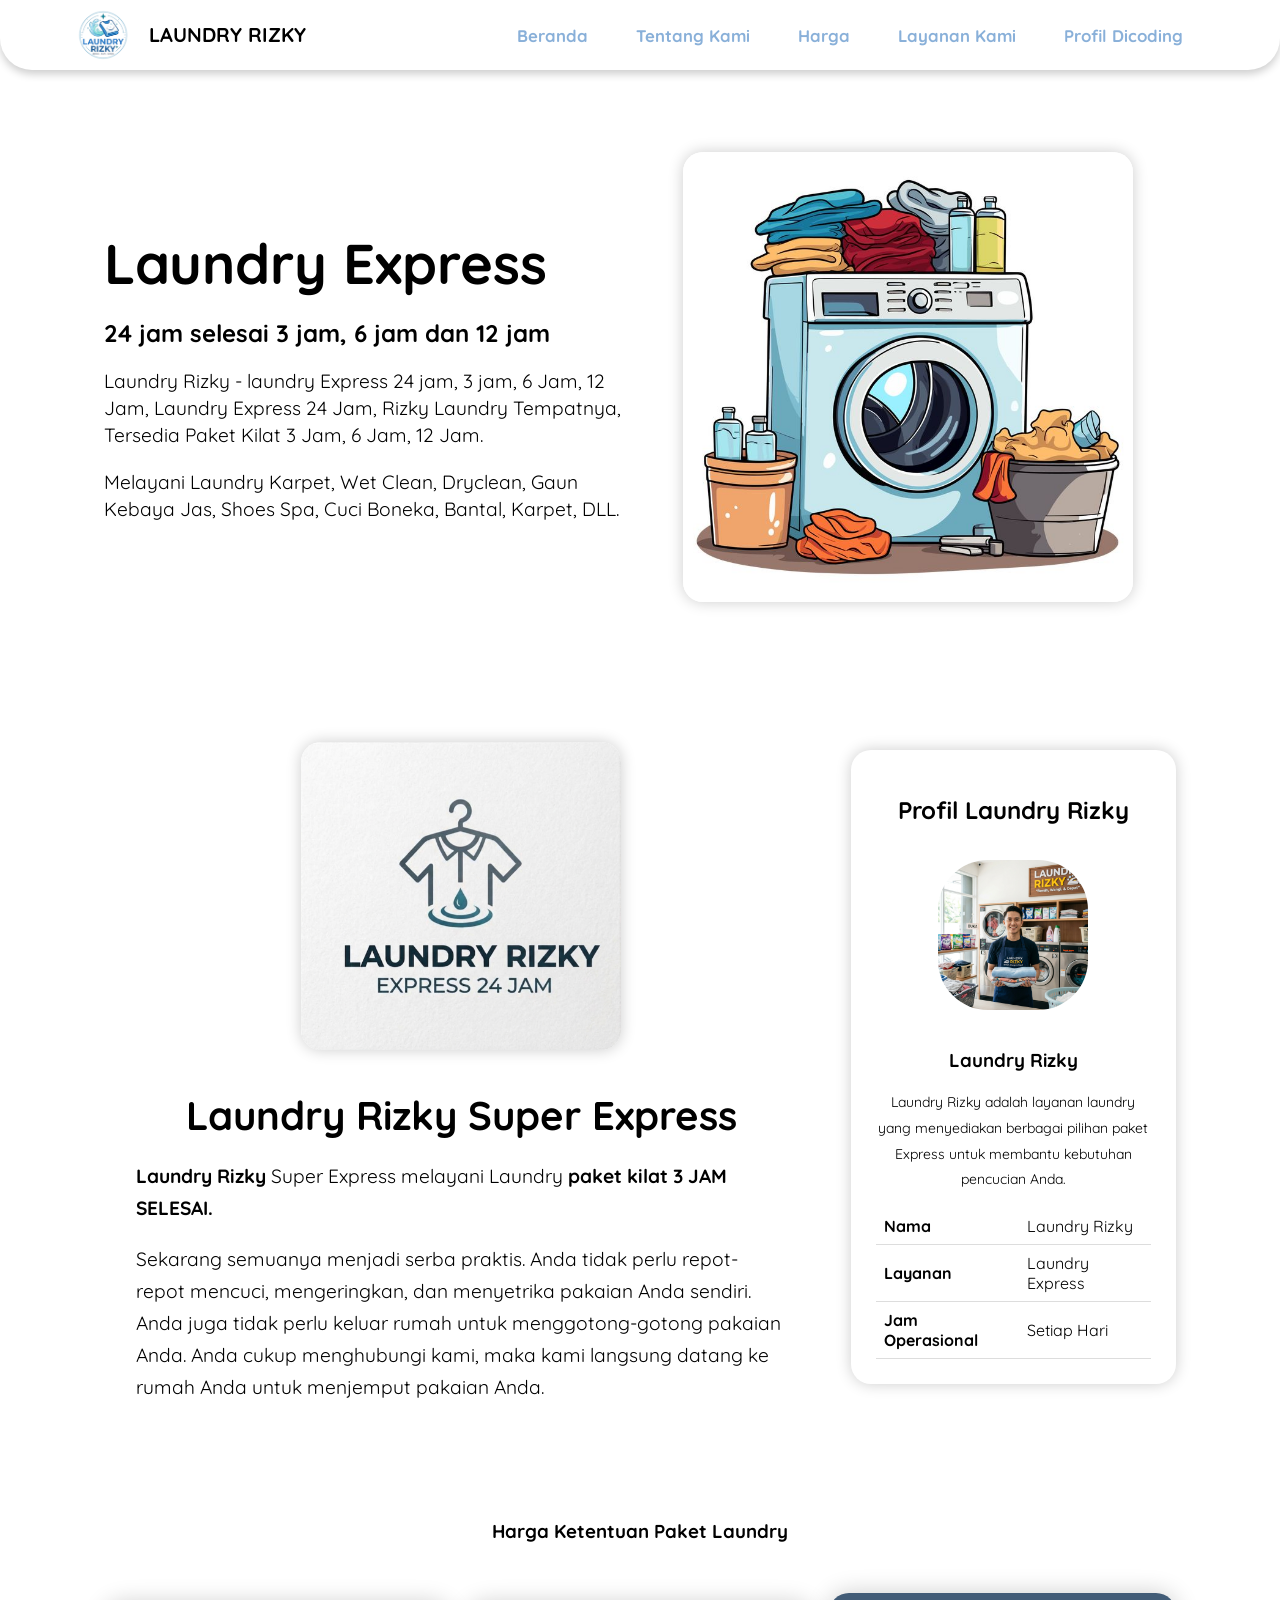
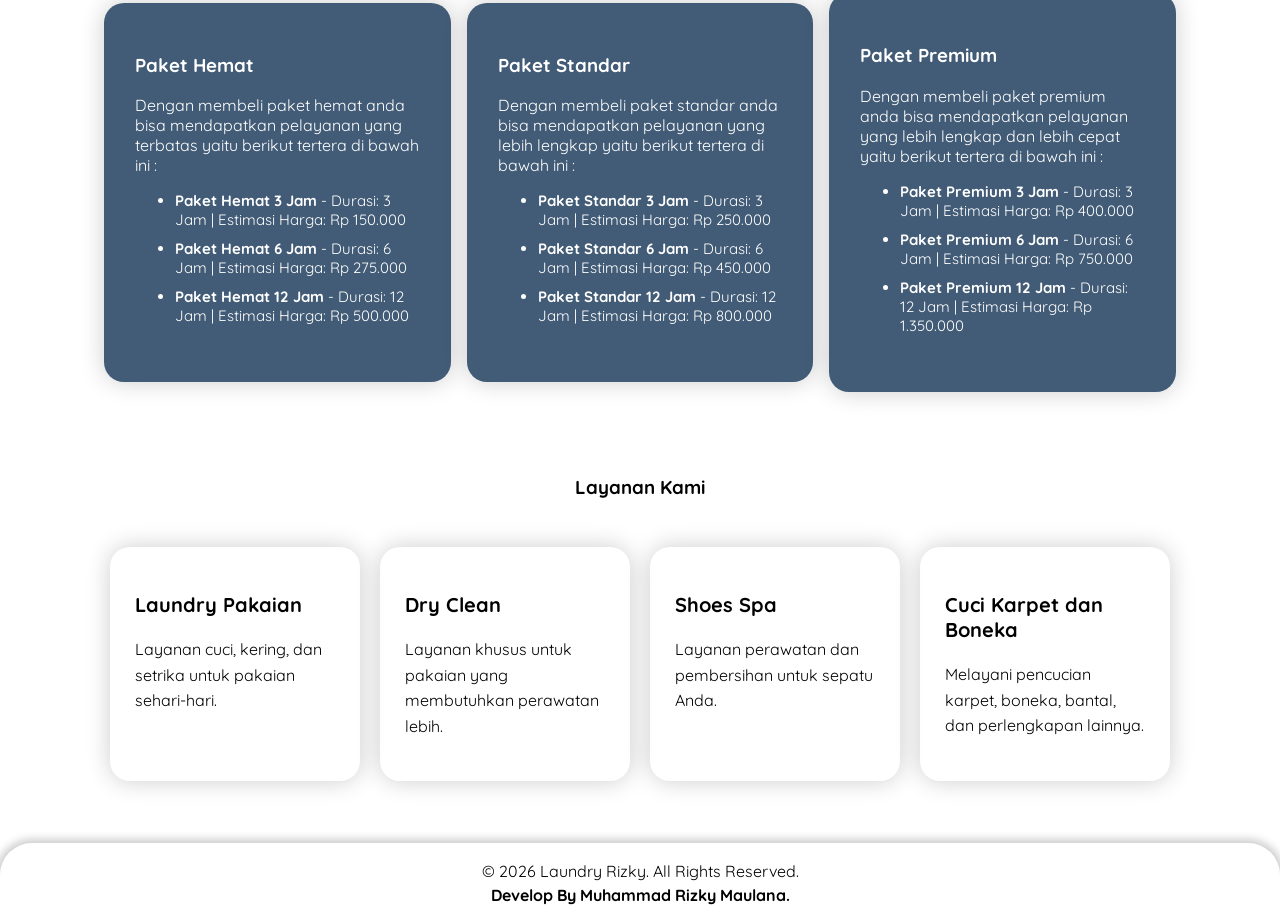
<file: index.html>
<!DOCTYPE html>
<html lang="en">
<head>
    <meta charset="UTF-8">
    <meta name="viewport" content="width=device-width, initial-scale=1.0">
    <title>Website Laundry Rizky</title>
    <link rel="stylesheet" href="style/style.css">

    <!-- Google Fonts -->
    <link rel="preconnect" href="https://fonts.googleapis.com" />
    <link rel="preconnect" href="https://fonts.gstatic.com" crossorigin />
    <link
      href="https://fonts.googleapis.com/css2?family=Quicksand:wght@400;700&display=swap" rel="stylesheet"
    />
</head>
<body>
    <header class="navbar-container">
        <div class="logo">
            <img src="assets/img/laundry-rizky.png" alt="Laundry-rizky">
            <h2>Laundry Rizky</h2>
        </div>
        <nav class="nav-list">
            <ul>
                <li><a href="#beranda">Beranda</a></li>
                <li><a href="#tentang_kami">Tentang Kami</a></li>
                <li><a href="#harga">Harga</a></li>
                <li><a href="#layanan_kami">Layanan Kami</a></li>

                <!-- Link Profil Dicoding -->
                <li><a href="https://www.dicoding.com/users/mrmaulana_275/academies" target="_blank">Profil Dicoding</a></li>
            </ul>
        </nav>
    </header>

    <main>
        <article>
            <section id="beranda">
                <div class="content-beranda">
                    <div class="content-description">
                        <h1 class="title">Laundry Express</h1>
                        <h2>24 jam selesai 3 jam, 6 jam dan 12 jam</h2>
    
                        <p>Laundry Rizky - laundry Express 24 jam, 3 jam, 6 Jam, 12 Jam, Laundry Express 24 Jam, Rizky Laundry Tempatnya, Tersedia Paket Kilat 3 Jam, 6 Jam, 12 Jam.</p>
    
                        <p>Melayani Laundry Karpet, Wet Clean, Dryclean, Gaun Kebaya Jas, Shoes Spa, Cuci Boneka, Bantal, Karpet, DLL.</p>
                    </div>
                        
                    <div class="content-image">
                        <img src="assets/img/washing machine.jpg" alt="Laundry-machine">
                    </div>
                </div>
            </section>
    
            <section id="tentang_kami">
                <div class="tentang-wrapper">
                    <div class="content-tentang">
                        <div class="content-image">
                            <img src="assets/img/banner-rizky.jpg" alt="Laundry-rizky">
                        </div>
        
                        <div class="content-description">
                            <h1 class="title">Laundry Rizky Super Express</h1>
                            <p><b>Laundry Rizky</b> Super Express melayani Laundry <b>paket kilat 3 JAM SELESAI.</b></p>
        
                            <p>
                                Sekarang semuanya menjadi serba praktis. Anda tidak perlu repot-repot mencuci, mengeringkan, dan menyetrika pakaian Anda sendiri. Anda juga tidak perlu keluar rumah untuk menggotong-gotong pakaian Anda. Anda cukup menghubungi kami, maka kami langsung datang ke rumah Anda untuk menjemput pakaian Anda.
                            </p>
                        </div>
                    </div>

                    <aside>
                            <div class="profile">
                                <h2>Profil Laundry Rizky</h2>

                                <img src="assets/img/profil-laundry.jpg" alt="profil-laundry">

                                <h3>Laundry Rizky</h3>
                                <p>Laundry Rizky adalah layanan laundry yang menyediakan berbagai pilihan paket Express untuk membantu kebutuhan pencucian Anda.</p>

                                <table>
                                    <tr>
                                        <th>Nama</th>
                                        <td>Laundry Rizky</td>
                                    </tr>
                                    <tr>
                                        <th>Layanan</th>
                                        <td>Laundry Express</td>
                                    </tr>
                                    <tr>
                                        <th>Jam Operasional</th>
                                        <td>Setiap Hari</td>
                                    </tr>
                                </table>
                            </div>
                    </aside>
                </div>
            </section>
    
            <section id="harga">
                <div class="content-harga">
                    <div class="judul">
                        <h1>Harga Ketentuan Paket Laundry</h1>
                    </div>
                        <div class="section-card">
                            <div class="card-1">
                                <h3>Paket Hemat</h3>
                                <p>Dengan membeli paket hemat anda bisa mendapatkan pelayanan yang terbatas yaitu berikut tertera di bawah ini :</p>
            
                                <div class="opsi-hemat">
                                    <ul>
                                        <!-- List harga -->
                                        <li><strong>Paket Hemat 3 Jam</strong> - Durasi: 3 Jam | Estimasi Harga: Rp 150.000</li>
                                        <li><strong>Paket Hemat 6 Jam</strong> - Durasi: 6 Jam | Estimasi Harga: Rp 275.000</li>
                                        <li><strong>Paket Hemat 12 Jam</strong> - Durasi: 12 Jam | Estimasi Harga: Rp 500.000</li>
                                    </ul>
                                </div>
                            </div>
                            
                            <div class="card-2">
                                <h3>Paket Standar</h3>
                                <p>Dengan membeli paket standar anda bisa mendapatkan pelayanan yang lebih lengkap yaitu berikut tertera di bawah ini :</p>
            
                                <div class="opsi-standar">
                                    <ul>
                                        <!-- List harga -->
                                        <li><strong>Paket Standar 3 Jam</strong> - Durasi: 3 Jam | Estimasi Harga: Rp 250.000</li>
                                        <li><strong>Paket Standar 6 Jam</strong> - Durasi: 6 Jam | Estimasi Harga: Rp 450.000</li>
                                        <li><strong>Paket Standar 12 Jam</strong> - Durasi: 12 Jam | Estimasi Harga: Rp 800.000</li>
                                    </ul>
                                </div>
                            </div>
                            
                            <div class="card-3">
                                <h3>Paket Premium</h3>
                                <p>Dengan membeli paket premium anda bisa mendapatkan pelayanan yang lebih lengkap dan lebih cepat yaitu berikut tertera di bawah ini :</p>
            
                                <div class="opsi-premium">
                                    <ul>
                                        <!-- List harga -->
                                        <li><strong>Paket Premium 3 Jam</strong> - Durasi: 3 Jam | Estimasi Harga: Rp 400.000</li>
                                        <li><strong>Paket Premium 6 Jam</strong> - Durasi: 6 Jam | Estimasi Harga: Rp 750.000</li>
                                        <li><strong>Paket Premium 12 Jam</strong> - Durasi: 12 Jam | Estimasi Harga: Rp 1.350.000</li>
                                    </ul>
                                </div>
                            </div>
                        </div>
                    </div>
            </section>

            <section id="layanan_kami">
                <div class="content-layanan">
                    <div class="judul">
                        <h1>Layanan Kami</h1>
                    </div>

                    <div class="layanan-list">
                        <div class="layanan-item">
                            <h3>Laundry Pakaian</h3>
                            <p>
                                Layanan cuci, kering, dan setrika
                                untuk pakaian sehari-hari.
                            </p>
                        </div>

                        <div class="layanan-item">
                            <h3>Dry Clean</h3>
                            <p>
                                Layanan khusus untuk pakaian yang
                                membutuhkan perawatan lebih.
                            </p>
                        </div>

                        <div class="layanan-item">
                            <h3>Shoes Spa</h3>
                            <p>
                                Layanan perawatan dan pembersihan
                                untuk sepatu Anda.
                            </p>
                        </div>

                        <div class="layanan-item">
                            <h3>Cuci Karpet dan Boneka</h3>
                            <p>
                                Melayani pencucian karpet, boneka,
                                bantal, dan perlengkapan lainnya.
                            </p>
                        </div>
                    </div>
                </div>
            </section>
        </article>
    </main>

    <footer>
        <p>
            &#169; 2026 Laundry Rizky. All Rights Reserved. <br>
            <strong>Develop By Muhammad Rizky Maulana.</strong>
        </p>
    </footer>
</body>
</html>
</file>
<file: style/style.css>
* {
    scroll-behavior: smooth;
    box-sizing: border-box;
}

body {
    margin: 0;
    padding: 0;
    display: flex;
    flex-direction: column;
    font-family: 'Quicksand', sans-serif;
}

header.navbar-container {
    width: 100%;
    height: 70px;
    padding-block: 1rem;
    border-bottom-left-radius: 2rem;
    border-bottom-right-radius: 2rem;
    margin-bottom: 50px;

    display: flex;
    justify-content: space-around;
    align-items: center;
    background-color: transparent;
    box-shadow: 0 4px 8px 0 rgba(0, 0, 0, 0.2);
}

header.navbar-container .logo {
    display: flex;
    gap: 1rem;
}

header.navbar-container .logo h2 {
    font-size: 20px;
    text-transform: uppercase;
    color: black;
}

header.navbar-container .logo img {
    width: 60px;
}

header.navbar-container .nav-list ul {
    display: flex;
    justify-content: center;
}

header.navbar-container .nav-list li {
    list-style-type: none;
}

header.navbar-container .nav-list li a {
    padding: 0.5rem 1.5rem;
    font-weight: 700;
    color: #89b0d9;
    text-decoration: none;
    font-size: 1.05rem;
    border-radius: 999px;
    
    transition: all 0.2s ease-in-out;
}

header.navbar-container .nav-list li:hover a {
    background-color: #425c77;
    text-decoration: underline;
    color: white;
}

main .content-beranda {
    flex: 1;
    width: 100%;
    max-width: 1200px;
    margin-inline: auto;
    padding: 2rem 4rem;

    display: flex;
    align-items: center;
}

main .content-beranda .content-description {
    flex: 1 1;
}

main .content-beranda .content-description .title {
    margin-block: 1rem;
    font-size: 3.5rem;
}

main .content-beranda .content-description p {
    font-size: 1.2rem;
    line-height: 1.7rem;
}

main .content-beranda .content-image {
    display: flex;
    flex: 1;
}

main .content-beranda .content-image img {
    width: 100%;
    max-width: 450px;
    min-width: 250px;
    margin: auto;
    border-radius: 20px;
    box-shadow: 0 0 15px rgba(0, 0, 0, 0.2);
}

main .tentang-wrapper {
    width: 100%;
    max-width: 1200px;
    margin: 30px auto;
    padding: 2rem 4rem;
    
    display: flex;
    align-items: center;
    gap: 2rem;
}

main .tentang-wrapper .content-tentang {
    flex: 2;

    display: flex;
    align-items: center;
    gap: 1.5rem;
}

main .content-tentang {
    width: 100%;
    max-width: 1200px;
    margin-inline: auto;
    padding: 1rem 2rem;
    gap: 2rem 1rem;
    margin-top: 30px;

    display: flex;
    align-items: center;
    flex-direction: column;
}

main .content-tentang .content-description {
    flex: 1 1;
}

main .content-tentang .content-description .title {
    text-align: center;
    margin-block: 1rem;
    font-size: 2.5rem;
}

main .content-tentang .content-description p {
    font-size: 1.2rem;
    line-height: 2rem;
}

main .content-tentang .content-image {
    display: flex;
    flex: 1;
}

main .content-tentang .content-image img {
    width: 320px;
    min-width: 250px;
    margin: auto;
    border-radius: 20px;
    box-shadow: 0 0 15px rgba(0, 0, 0, 0.2);
}

main .tentang-wrapper aside {
    flex: 1;
}

main .tentang-wrapper .profile {
    padding: 25px;
    text-align: center;
    border-radius: 20px;
    box-shadow: 0 0 15px rgba(0, 0, 0, 0.2);
}

main .tentang-wrapper .profile img {
    width: 150px;
    margin: 15px 0;
    border-radius: 50px;
}

main .tentang-wrapper .profile p {
    font-size: 14px;
    line-height: 1.6rem;
}

main .tentang-wrapper .profile table {
    width: 100%;
    margin-top: 15px;

    border-collapse: collapse;
}

main .tentang-wrapper .profile th,
main .tentang-wrapper .profile td {
    padding: 8px;
    border-bottom: 1px solid #ddd;
    text-align: left;
}

main .content-harga {
    width: 100%;
    max-width: 1200px;
    margin: auto;
}

main .content-harga .judul {
    display: flex;
    justify-content: center;
    margin: 30px 0 0 0;
}

main .section-card {
    flex: 1;
    width: 100%;
    max-width: 1200px;
    margin-inline: auto;
    padding: 2rem 4rem;
    gap: 2rem 1rem;

    display: flex;
    align-items: center;
}

main .section-card .card-1,
main .section-card .card-2,
main .section-card .card-3 {
    width: 450px;
    border: 1px solid transparent;
    border-radius: 20px;
    box-shadow: 0 0 25px rgba(0, 0, 0, 0.2);
    padding: 30px;
    background-color: #425c77;
    color: white;
}

main .section-card .card-1 .opsi-hemat ul li {
    padding-bottom: 10px;
    font-size: 15px;
}

main .section-card .card-2 .opsi-standar ul li {
    padding-bottom: 10px;
    font-size: 15px;
}

main .section-card .card-3 .opsi-premium ul li {
    padding-bottom: 10px;
    font-size: 15px;
}

main .content-layanan {
    width: 100%;
    max-width: 1200px;
    margin: auto;
    padding: 2rem 4rem;
    margin-bottom: 30px;
}

main .content-layanan .judul {
    display: flex;
    justify-content: center;
    margin-bottom: 30px;
}

main .layanan-list {
    display: flex;
    gap: 20px;
    flex-wrap: wrap;
    justify-content: center;
}

main .layanan-item {
    width: 250px;
    padding: 25px;
    border-radius: 20px;
    box-shadow: 0 0 25px rgba(0, 0, 0, 0.2);

    transition: all 0.2s ease-in-out;
}

main .layanan-item:hover {
    background-color: #425c77;
    color: white;
}

main .layanan-item h3 {
    font-size: 20px;
}

main .layanan-item p {
    line-height: 1.6rem;
}

footer {
    width: 100%;
    min-height: 70px;
    border-top-left-radius: 2rem;
    border-top-right-radius: 2rem;
    line-height: 24px;

    display: flex;
    justify-content: center;
    align-items: center;
    text-align: center;
    background-color: transparent;
    box-shadow: 0 0 8px 4px rgba(0, 0, 0, 0.2);
}

@media screen and (max-width: 1200px) {
    header.navbar-container {
        padding-inline: 2rem;
    }

    header.navbar-container .nav-list li a {
        padding: 0.5rem 0.8rem;
        font-size: 0.9rem;
    }

    main .tentang-wrapper {
        flex-direction: column;
        padding: 2rem;
    }

    main .tentang-wrapper aside {
        width: 100%;
    }

    main .section-card {
        flex-wrap: wrap;
        justify-content: center;
        padding: 2rem;
    }
}

@media screen and (max-width: 768px) {
    header.navbar-container {
        height: auto;
        padding: 1rem;

        flex-direction: column;
        gap: 1rem;
    }

    header.navbar-container .nav-list ul {
        flex-wrap: wrap;
        padding: 0;
        margin: 0;
        justify-content: center;
    }

    header.navbar-container .nav-list li a {
        padding: 0.5rem 0.8rem;
        font-size: 0.9rem;
    }

    main .content-beranda {
        padding: 2rem;
        flex-direction: column;
        text-align: center;
    }

    main .content-beranda .content-description .title {
        font-size: 2.2rem;
    }

    main .content-beranda .content-image {
        width: 100%;
        margin-top: 1.5rem;
    }

    main .content-beranda .content-image img {
        width: 100%;
        min-width: 0;
    }

    main .tentang-wrapper .content-tentang {
        flex-direction: column;
    }

    main .tentang-wrapper {
        padding: 2rem 1.5rem;
    }

    main .content-tentang .content-image {
        width: 100%;
    }

    main .content-tentang .content-image img {
        width: 100%;
        max-width: 320px;
        min-width: 0;
    }

    main .section-card {
        flex-direction: column;
        padding: 2rem 1.5rem;
    }

    main .section-card .card-1,
    main .section-card .card-2,
    main .section-card .card-3 {
        width: 100%;
    }

    main .content-harga .judul {
        padding-left: 25px;
    }

    main .content-layanan {
        padding: 2rem 1.5rem;
    }

    main .layanan-item {
        width: 100%;
    }
}
</file>
